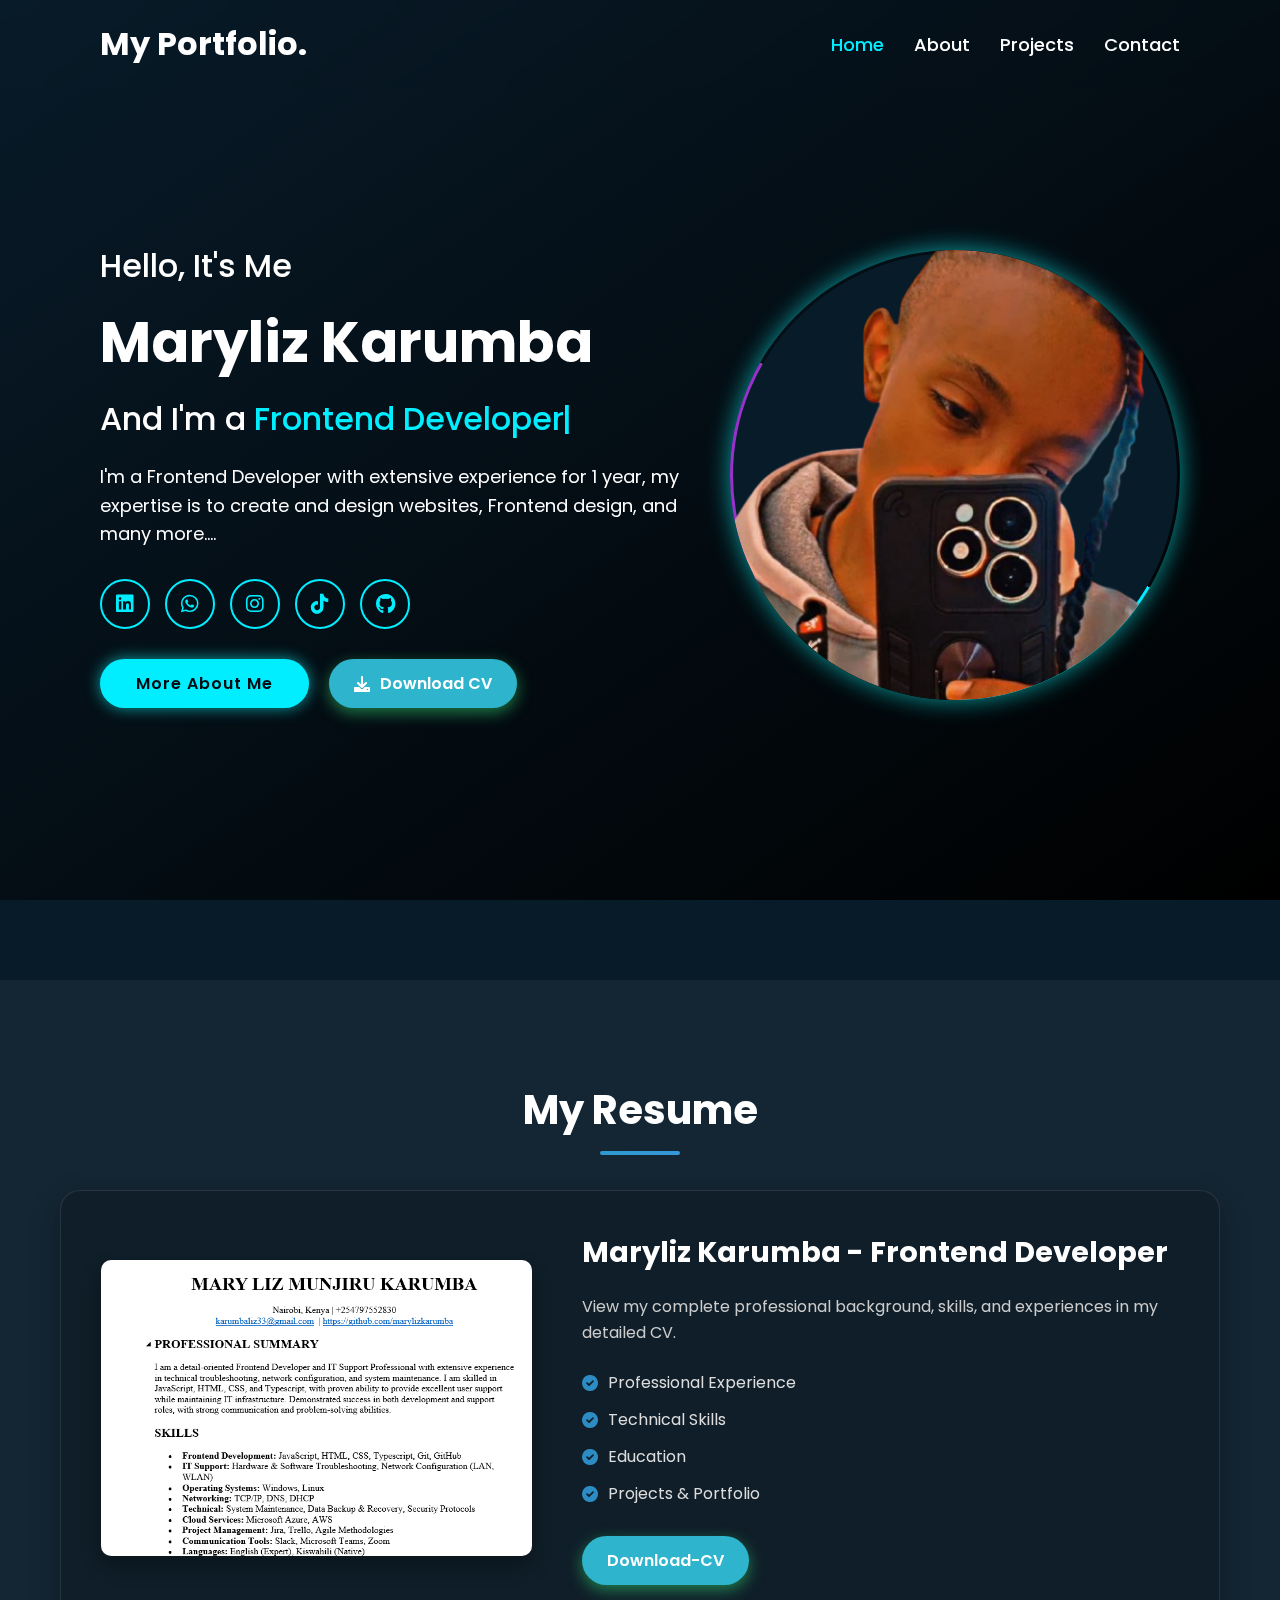
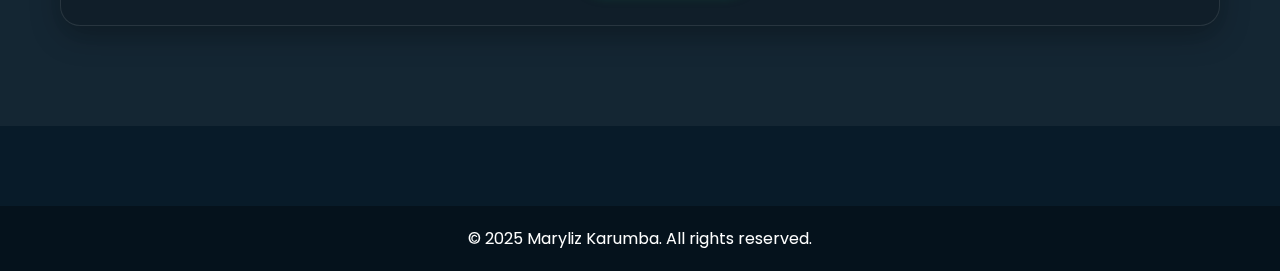
<file: index.html>
<!DOCTYPE html>
<html lang="en">
<head>
    <meta charset="UTF-8">
    <meta name="viewport" content="width=device-width, initial-scale=1.0">
    <title>Maryliz Karumba - Frontend Developer</title>
    <link rel="stylesheet" href="https://cdnjs.cloudflare.com/ajax/libs/font-awesome/6.0.0/css/all.min.css">
    <link rel="stylesheet" href="css/style.css">
    <link rel="stylesheet" href="css/responsive.css">
</head>
<body>
    <div class="background-gradient"></div>
    
    <header>
        <div class="logo">
            <a href="index.html">My Portfolio.</a>
        </div>
        <nav>
            <ul>
                <li><a href="index.html" class="active">Home</a></li>
                <li><a href="about.html">About</a></li>
                <li><a href="projects.html">Projects</a></li>
                <li><a href="contact.html">Contact</a></li>
            </ul>
        </nav>
        <div class="hamburger">
            <div class="bar"></div>
            <div class="bar"></div>
            <div class="bar"></div>
        </div>
    </header>

    <main>
        <section class="hero">
            <div class="hero-content">
                <h2>Hello, It's Me</h2>
                <h1>Maryliz Karumba</h1>
                <h3>And I'm a <span class="typing">Frontend Developer</span></h3>
                <p>I'm a Frontend Developer with extensive experience for 1 year, my expertise is to create and design websites, Frontend design, and many more....</p>
                
                <div class="social-icons">
                    <a href="https://www.linkedin.com/in/maryliz-karumba-952641178/" class="social-icon"><i class="fab fa-linkedin"></i></a>
                    <a href="https://wa.me/0797552830" class="social-icon"><i class="fab fa-whatsapp"></i></a>
                    <a href="https://www.instagram.com/djlizz_254?igsh=eWhpY2tuYmdneWJz" class="social-icon"><i class="fab fa-instagram"></i></a>
                    <a href="https://www.tiktok.com/@spinkillah?_t=ZM-8v91XoyrGxL&_r=1" class="social-icon"><i class="fab fa-tiktok"></i></a>
                    <a href="https://github.com/marylizkarumba" class="social-icon"><i class="fab fa-github"></i></a>
                </div>

                <div class="cta-buttons">
                    <a href="about.html" class="glow-button">More About Me</a>
                    <a href="assets/files/maryliz-karumba-cv.pdf" download class="download-cv-button">
                        <i class="fas fa-download"></i> Download CV
                    </a>
                </div>
            </div>
   
            </div>
            
            <div class="hero-image">
                <div class="profile-container">
                    <img src="assets/images/profile.jpg" alt="Your Profile Picture" class="profile-pic">
                </div>
            </div>
        </section>
 <!-- CV Section -->
 <section id="cv" class="cv-section">
    <div class="container">
        <h2>My Resume</h2>
        <div class="cv-preview">
            <div class="cv-thumbnail">
                <img src="assets/images/cv-preview.png" alt="CV Preview">
            </div>
            <div class="cv-info">
                <h3>Maryliz Karumba - Frontend Developer</h3>
                <p>View my complete professional background, skills, and experiences in my detailed CV.</p>
                <ul class="cv-highlights">
                    <li><i class="fas fa-check-circle"></i> Professional Experience</li>
                    <li><i class="fas fa-check-circle"></i> Technical Skills</li>
                    <li><i class="fas fa-check-circle"></i> Education</li>
                    <li><i class="fas fa-check-circle"></i> Projects & Portfolio</li>
                </ul>
                <a href="assets/files/maryliz-karumba-cv.pdf" download class="download-cv-button">Download-CV</a>
                </a>

    </main>

    <footer>
        <p>&copy; 2025 Maryliz Karumba. All rights reserved.</p>
    </footer>

    <script src="js/main.js"></script>
</body>
</html>
</file>
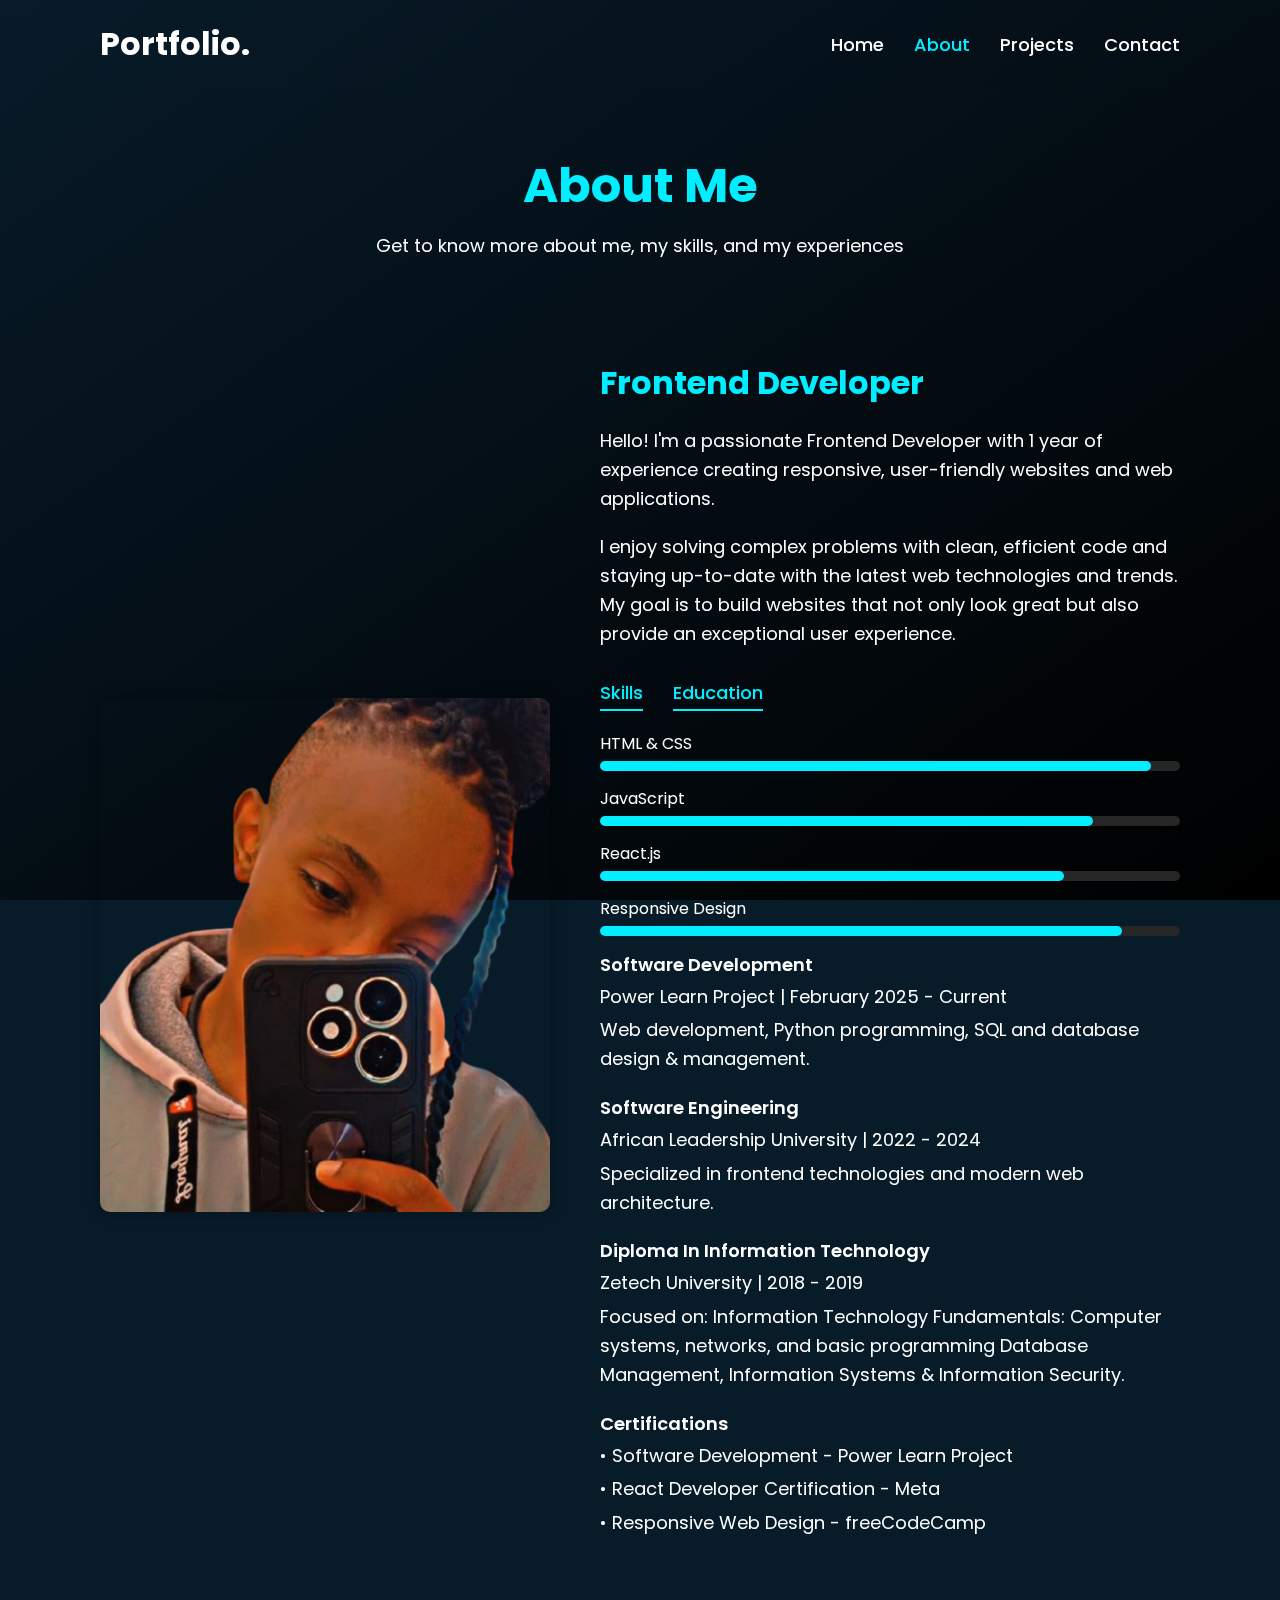
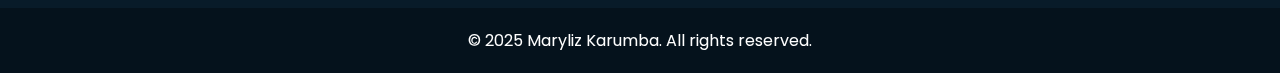
<file: about.html>
<!DOCTYPE html>
<html lang="en">
<head>
    <meta charset="UTF-8">
    <meta name="viewport" content="width=device-width, initial-scale=1.0">
    <title>About Me - Frontend Developer</title>
    <link rel="stylesheet" href="https://cdnjs.cloudflare.com/ajax/libs/font-awesome/6.0.0/css/all.min.css">
    <link rel="stylesheet" href="css/style.css">
    <link rel="stylesheet" href="css/responsive.css">
</head>
<body>
    <div class="background-gradient"></div>
    
    <header>
        <div class="logo">
            <a href="index.html">Portfolio.</a>
        </div>
        <nav>
            <ul>
                <li><a href="index.html">Home</a></li>
                <li><a href="about.html" class="active">About</a></li>
                <li><a href="projects.html">Projects</a></li>
                <li><a href="contact.html">Contact</a></li>
            </ul>
        </nav>
        <div class="hamburger">
            <div class="bar"></div>
            <div class="bar"></div>
            <div class="bar"></div>
        </div>
    </header>

    <main>
        <div class="page-title">
            <h1>About Me</h1>
            <p>Get to know more about me, my skills, and my experiences</p>
        </div>

        <section class="section">
            <div class="about-content">
                <div class="about-image fade-in">
                    <img src="assets/images/about-me.jpg" alt="About Me">
                </div>
                <div class="about-text fade-in">
                    <h2>Frontend Developer</h2>
                    <p>Hello! I'm a passionate Frontend Developer with 1 year of experience creating responsive, user-friendly websites and web applications.</p>
                    <p>I enjoy solving complex problems with clean, efficient code and staying up-to-date with the latest web technologies and trends. My goal is to build websites that not only look great but also provide an exceptional user experience.</p>
                    


                    <div class="tabs">
                        <div class="tab-links">
                            <div class="tab-link active" data-tab="skills">Skills</div>
                            <div class="tab-link active" data-tab="education">Education</div>
                        </div>
                        
                        <div class="tab-contents">
                            <div class="tab-content active" id="skills">
                                <div class="skills-list">
                                    <div>
                                        <span>HTML & CSS</span>
                                        <div class="skills-bar">
                                            <div class="skills-progress" style="width: 95%"></div>
                                        </div>
                                    </div>
                                    <div>
                                        <span>JavaScript</span>
                                        <div class="skills-bar">
                                            <div class="skills-progress" style="width: 85%"></div>
                                        </div>
                                    </div>
                                    <div>
                                        <span>React.js</span>
                                        <div class="skills-bar">
                                            <div class="skills-progress" style="width: 80%"></div>
                                        </div>
                                    </div>
                                    <div>
                                        <span>Responsive Design</span>
                                        <div class="skills-bar">
                                            <div class="skills-progress" style="width: 90%"></div>
                                        </div>
                                    </div>
                                    </div>

                                    
                            <div class="tab-content active" id="education">
                                <div class="education-list">
                                    <div class="education-item">
                                        <h3>Software Development</h3>
                                        <p>Power Learn Project | February 2025 - Current</p>
                                        <p>Web development, Python programming, SQL and database design & management.</p>
                                    </div>
                                    <div class="education-item">
                                        <h3>Software Engineering</h3>
                                        <p>African Leadership University | 2022 - 2024</p>
                                        <p>Specialized in frontend technologies and modern web architecture.</p>
                                    </div>
                                    <div class="education-item">
                                        <h3>Diploma In Information Technology</h3>
                                        <p>Zetech University | 2018 - 2019</p>
                                        <p>Focused on:
                                            Information Technology Fundamentals: Computer systems, networks, and basic programming
                                            Database Management, Information Systems & Information Security.</p>
                                    </div>
                                    <div class="education-item">
                                        <h3>Certifications</h3>
                                        <p>• Software Development - Power Learn Project</p>
                                        <p>• React Developer Certification - Meta</p>
                                        <p>• Responsive Web Design - freeCodeCamp</p>
                                    </div>
                                </div>
                            </div>
                        </div>
                    </div>
                </div>
            </div>
        </section>
    </main>

    <footer>
        <p>&copy; 2025 Maryliz Karumba. All rights reserved.</p>
    </footer>

    <script src="js/main.js"></script>
</body>
</html>
</file>
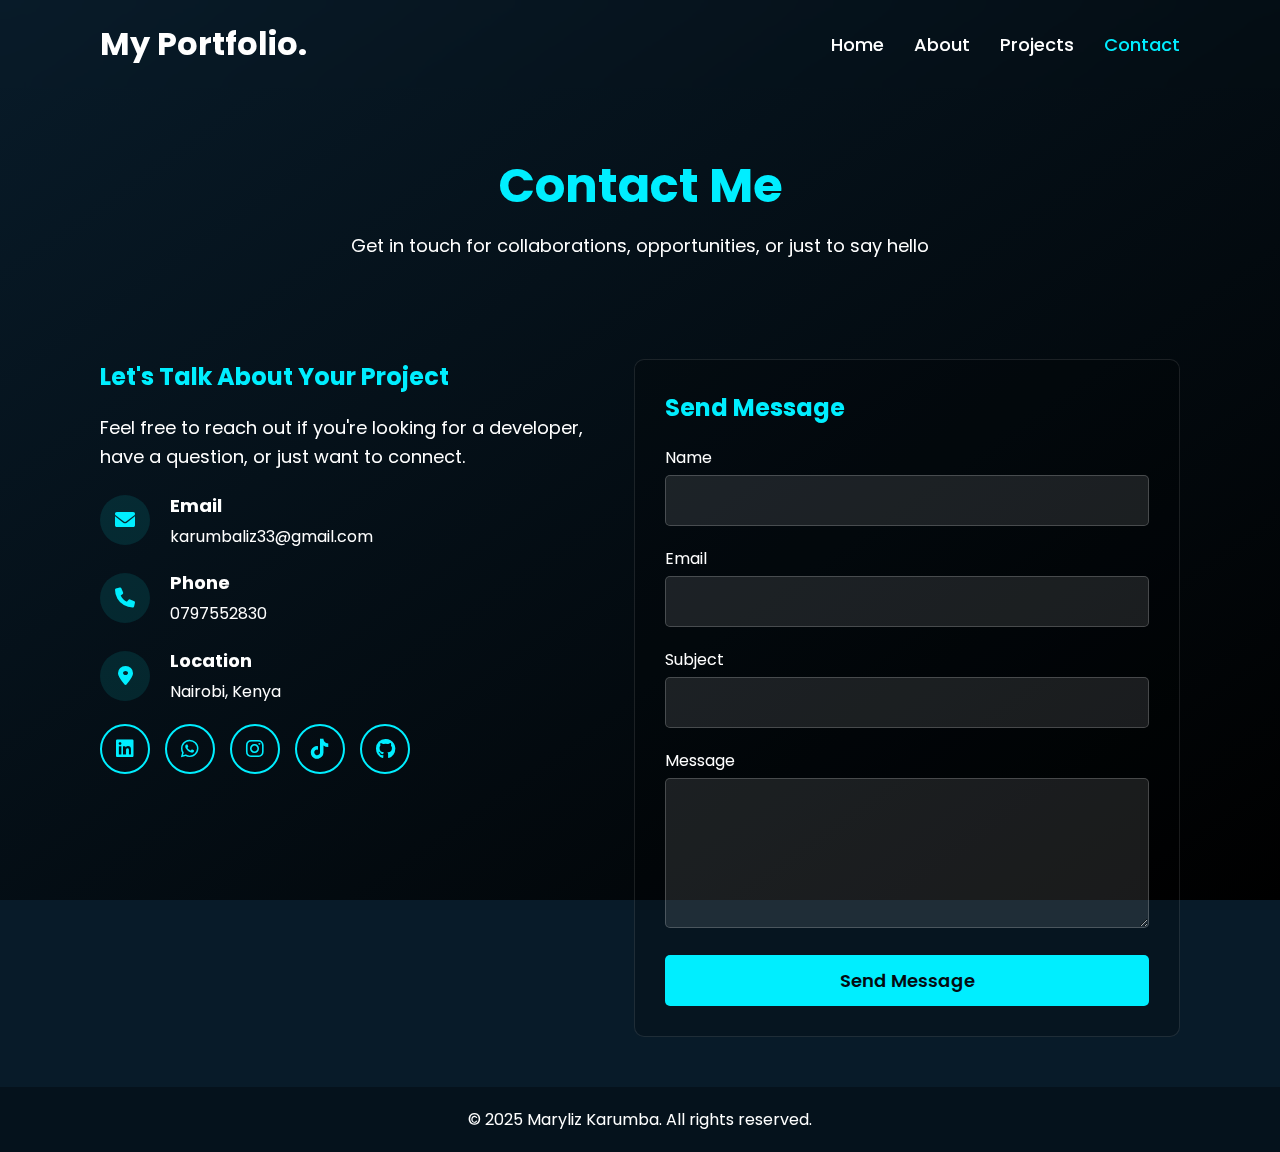
<file: contact.html>
<!DOCTYPE html>
<html lang="en">
<head>
    <meta charset="UTF-8">
    <meta name="viewport" content="width=device-width, initial-scale=1.0">
    <title>Contact - Frontend Developer</title>
    <link rel="stylesheet" href="https://cdnjs.cloudflare.com/ajax/libs/font-awesome/6.0.0/css/all.min.css">
    <link rel="stylesheet" href="css/style.css">
    <link rel="stylesheet" href="css/responsive.css">
</head>
<body>
    <div class="background-gradient"></div>
    
    <header>
        <div class="logo">
            <a href="index.html">My Portfolio.</a>
        </div>
        <nav>
            <ul>
                <li><a href="index.html">Home</a></li>
                <li><a href="about.html">About</a></li>
                <li><a href="projects.html">Projects</a></li>
                <li><a href="contact.html" class="active">Contact</a></li>
            </ul>
        </nav>
        <div class="hamburger">
            <div class="bar"></div>
            <div class="bar"></div>
            <div class="bar"></div>
        </div>
    </header>

    <main>
        <div class="page-title">
            <h1>Contact Me</h1>
            <p>Get in touch for collaborations, opportunities, or just to say hello</p>
        </div>

        <section class="section">
            <div class="contact-container">
                <div class="contact-info fade-in">
                    <h3>Let's Talk About Your Project</h3>
                    <p>Feel free to reach out if you're looking for a developer, have a question, or just want to connect.</p>
                    
                    <div class="info-item">
                        <div class="info-icon">
                            <i class="fas fa-envelope"></i>
                        </div>
                        <div class="info-details">
                            <h4>Email</h4>
                            <p>karumbaliz33@gmail.com</p>
                        </div>
                    </div>
                    
                    <div class="info-item">
                        <div class="info-icon">
                            <i class="fas fa-phone"></i>
                        </div>
                        <div class="info-details">
                            <h4>Phone</h4>
                            <p>0797552830</p>
                        </div>
                    </div>
                    
                    <div class="info-item">
                        <div class="info-icon">
                            <i class="fas fa-map-marker-alt"></i>
                        </div>
                        <div class="info-details">
                            <h4>Location</h4>
                            <p>Nairobi, Kenya</p>
                        </div>
                    </div>
                    
                    <div class="social-icons">
                        <a href="https://www.linkedin.com/in/maryliz-karumba-952641178/" class="social-icon"><i class="fab fa-linkedin"></i></a>
                    <a href="https://wa.me/0797552830" class="social-icon"><i class="fab fa-whatsapp"></i></a>
                    <a href="https://www.instagram.com/djlizz_254?igsh=eWhpY2tuYmdneWJz" class="social-icon"><i class="fab fa-instagram"></i></a>
                    <a href="https://www.tiktok.com/@spinkillah?_t=ZM-8v91XoyrGxL&_r=1" class="social-icon"><i class="fab fa-tiktok"></i></a>
                    <a href="https://github.com/marylizkarumba" class="social-icon"><i class="fab fa-github"></i></a>
                    </div>
                </div>
                
                <div class="contact-form fade-in">
                    <h3>Send Message</h3>
                    <form id="contact-form">
                        <div class="form-group">
                            <label for="name">Name</label>
                            <input type="text" id="name" class="form-control" required>
                        </div>
                        
                        <div class="form-group">
                            <label for="email">Email</label>
                            <input type="email" id="email" class="form-control" required>
                        </div>
                        
                        <div class="form-group">
                            <label for="subject">Subject</label>
                            <input type="text" id="subject" class="form-control" required>
                        </div>
                        
                        <div class="form-group">
                            <label for="message">Message</label>
                            <textarea id="message" class="form-control" required></textarea>
                        </div>
                        
                        <button type="submit" class="submit-btn">Send Message</button>
                    </form>
                </div>
            </div>
        </section>
    </main>

    <footer>
        <p>&copy; 2025 Maryliz Karumba. All rights reserved.</p>
    </footer>

    <script src="js/main.js"></script>
    <script src="js/form-validation.js"></script>
</body>
</html>
</file>
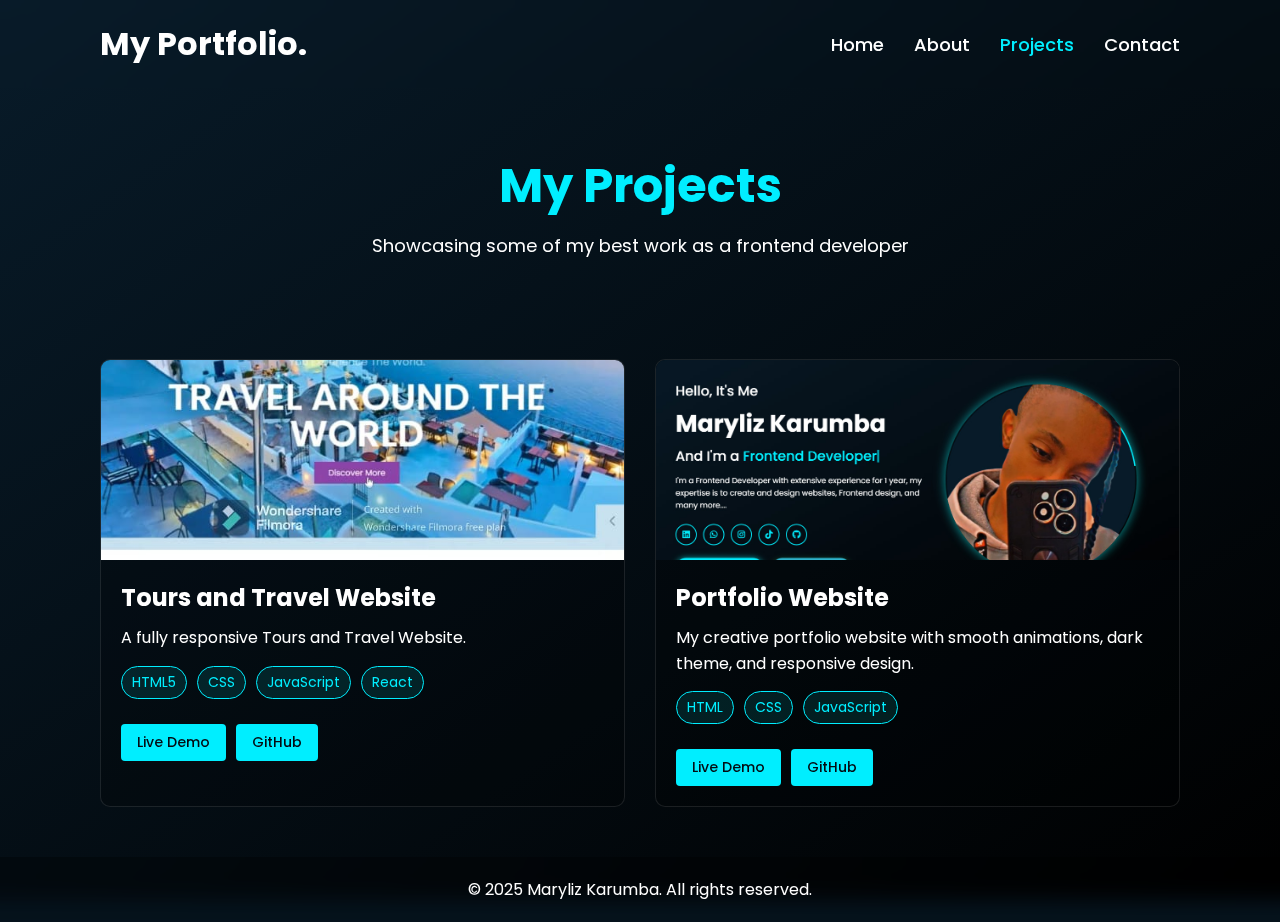
<file: projects.html>
<!DOCTYPE html>
<html lang="en">
<head>
    <meta charset="UTF-8">
    <meta name="viewport" content="width=device-width, initial-scale=1.0">
    <title>Projects - Frontend Developer</title>
    <link rel="stylesheet" href="https://cdnjs.cloudflare.com/ajax/libs/font-awesome/6.0.0/css/all.min.css">
    <link rel="stylesheet" href="css/style.css">
    <link rel="stylesheet" href="css/responsive.css">
</head>
<body>
    <div class="background-gradient"></div>
    
    <header>
        <div class="logo">
            <a href="index.html">My Portfolio.</a>
        </div>
        <nav>
            <ul>
                <li><a href="index.html">Home</a></li>
                <li><a href="about.html">About</a></li>
                <li><a href="projects.html" class="active">Projects</a></li>
                <li><a href="contact.html">Contact</a></li>
            </ul>
        </nav>
        <div class="hamburger">
            <div class="bar"></div>
            <div class="bar"></div>
            <div class="bar"></div>
        </div>
    </header>

    <main>
        <div class="page-title">
            <h1>My Projects</h1>
            <p>Showcasing some of my best work as a frontend developer</p>
        </div>

        <section class="section">
            <div class="projects-container">
                <!-- Project 1 -->
                <div class="project-card fade-in">
                    <div class="project-img">
                        <img src="assets/images/project-1.jpg" alt="Tours and Travel Website">
                    </div>
                    <div class="project-content">
                        <h3>Tours and Travel Website</h3>
                        <p>A fully responsive Tours and Travel Website.</p>
                        <div class="tech-stack">
                            <span class="tech-tag">HTML5</span>
                            <span class="tech-tag">CSS</span>
                            <span class="tech-tag">JavaScript</span>
                            <span class="tech-tag">React</span>
                        </div>
                        <div class="project-links">
                            <a href="https://alx-portfolioproject.netlify.app/" class="project-link">Live Demo</a>
                            <a href="https://github.com/marylizkarumba/Alx-Portfolio-Project" class="project-link">GitHub</a>
                        </div>
                    </div>
                </div>
                
                <!-- Project 2 -->
                <div class="project-card fade-in">
                    <div class="project-img">
                        <img src="assets/images/project-2.jpg" alt="Portfolio Website">
                    </div>
                    <div class="project-content">
                        <h3>Portfolio Website</h3>
                        <p>My creative portfolio website with smooth animations, dark theme, and responsive design.</p>
                        <div class="tech-stack">
                            <span class="tech-tag">HTML</span>
                            <span class="tech-tag">CSS</span>
                            <span class="tech-tag">JavaScript</span>
                        </div>
                        <div class="project-links">
                            <a href="https://maryliz-karumba.netlify.app/" class="project-link">Live Demo</a>
                            <a href="https://github.com/marylizkarumba/Personal-Portfolio-Project" class="project-link">GitHub</a>
                        </div>
                    </div>
                </div>
        </section>
    </main>

    <footer>
        <p>&copy; 2025 Maryliz Karumba. All rights reserved.</p>
    </footer>

    <script src="js/main.js"></script>
</body>
</html>
</file>
<file: css/style.css>
/* ===== FONTS ===== */
@import url('https://fonts.googleapis.com/css2?family=Poppins:wght@300;400;500;600;700&display=swap');

/* ===== VARIABLES ===== */
:root {
    --primary-color: #ffffff;
    --secondary-color: #0ef;
    --dark-bg: #081b29;
    --darker-bg: #040b12;
    --transition: all 0.3s ease;
    --glow-color: rgba(14, 255, 255, 0.6);
}

/* ===== RESET ===== */
* {
    margin: 0;
    padding: 0;
    box-sizing: border-box;
    font-family: 'Poppins', sans-serif;
}

html {
    scroll-behavior: smooth;
}

body {
    background-color: var(--dark-bg);
    color: var(--primary-color);
    overflow-x: hidden;
    position: relative;
    min-height: 100vh;
}

.background-gradient {
    position: fixed;
    top: 0;
    left: 0;
    width: 100%;
    height: 100%;
    background: linear-gradient(to bottom right, var(--dark-bg), #000);
    z-index: -2;
}

a {
    text-decoration: none;
    color: var(--primary-color);
}

ul {
    list-style: none;
}

/* ===== HEADER ===== */
header {
    position: fixed;
    top: 0;
    left: 0;
    width: 100%;
    padding: 20px 100px;
    display: flex;
    justify-content: space-between;
    align-items: center;
    z-index: 100;
    transition: var(--transition);
    backdrop-filter: blur(10px);
}

.logo a {
    font-size: 32px;
    font-weight: 700;
    color: var(--primary-color);
}

nav ul {
    display: flex;
}

nav ul li {
    margin-left: 30px;
}

nav ul li a {
    font-size: 18px;
    font-weight: 500;
    transition: var(--transition);
}

nav ul li a:hover,
nav ul li a.active {
    color: var(--secondary-color);
}

.hamburger {
    display: none;
    cursor: pointer;
}

.bar {
    display: block;
    width: 25px;
    height: 3px;
    margin: 5px auto;
    background-color: var(--primary-color);
    transition: var(--transition);
}

/* ===== HERO SECTION ===== */
.hero {
    display: flex;
    justify-content: space-between;
    align-items: center;
    padding: 150px 100px 100px;
    min-height: 100vh;
}

.hero-content {
    max-width: 600px;
}

.hero-content h2 {
    font-size: 32px;
    font-weight: 500;
}

.hero-content h1 {
    font-size: 56px;
    font-weight: 700;
    margin: 10px 0;
}

.hero-content h3 {
    font-size: 32px;
    font-weight: 500;
    margin-bottom: 20px;
}

.hero-content h3 span {
    color: var(--secondary-color);
}

.hero-content p {
    font-size: 18px;
    margin-bottom: 30px;
    line-height: 1.6;
}

/* ===== TYPING ANIMATION ===== */
.typing {
    position: relative;
}

.typing::after {
    content: "|";
    position: absolute;
    right: -8px;
    color: var(--secondary-color);
    animation: blink 0.7s infinite;
}

@keyframes blink {
    0%, 100% { opacity: 1; }
    50% { opacity: 0; }
}

/* ===== SOCIAL ICONS ===== */
.social-icons {
    display: flex;
    margin-bottom: 30px;
}

.social-icon {
    position: relative;
    display: flex;
    justify-content: center;
    align-items: center;
    width: 50px;
    height: 50px;
    background: transparent;
    border: 2px solid var(--secondary-color);
    border-radius: 50%;
    font-size: 20px;
    color: var(--secondary-color);
    margin: 0 15px 0 0;
    overflow: hidden;
    transition: var(--transition);
    z-index: 1;
}

.social-icon:hover {
    color: var(--dark-bg);
}

.social-icon::before {
    content: '';
    position: absolute;
    top: 0;
    left: 0;
    width: 0;
    height: 100%;
    background: var(--secondary-color);
    z-index: -1;
    transition: var(--transition);
}

.social-icon:hover::before {
    width: 100%;
}

/* CV Button Styles */
.cta-buttons {
    display: flex;
    flex-wrap: wrap;
    gap: 20px;
    margin-top: 30px;
}

.download-cv-button {
    background-color: #2eb4cc;
    color: white;
    padding: 12px 25px;
    border-radius: 30px;
    text-decoration: none;
    font-weight: 600;
    display: inline-flex;
    align-items: center;
    gap: 10px;
    transition: all 0.3s ease;
    box-shadow: 0 5px 15px rgba(46, 204, 112, 0.555);
}

.download-cv-button:hover {
    background-color: #27ae60;
    transform: translateY(-3px);
    box-shadow: 0 8px 20px rgba(46, 204, 113, 0.5);
}

.download-cv-button.large {
    padding: 15px 30px;
    font-size: 18px;
}

/* CV Section Styles */
.cv-section {
    padding: 100px 0;
    background-color: rgba(255, 255, 255, 0.05);
    backdrop-filter: blur(10px);
    margin: 80px 0;
}

.container {
    max-width: 1200px;
    margin: 0 auto;
    padding: 0 20px;
}

.cv-section h2 {
    text-align: center;
    font-size: 2.5rem;
    margin-bottom: 50px;
    color: #fff;
    position: relative;
}

.cv-section h2:after {
    content: '';
    position: absolute;
    width: 80px;
    height: 4px;
    background: linear-gradient(90deg, #2e9acc, #3498db);
    bottom: -15px;
    left: 50%;
    transform: translateX(-50%);
    border-radius: 2px;
}

.cv-preview {
    display: flex;
    align-items: center;
    gap: 50px;
    background: rgba(0, 0, 0, 0.2);
    border-radius: 20px;
    padding: 40px;
    box-shadow: 0 10px 30px rgba(0, 0, 0, 0.3);
    border: 1px solid rgba(255, 255, 255, 0.1);
}

.cv-thumbnail {
    flex: 0 0 40%;
    position: relative;
    overflow: hidden;
    border-radius: 10px;
    box-shadow: 0 10px 20px rgba(0, 0, 0, 0.3);
}

.cv-thumbnail img {
    width: 100%;
    height: auto;
    display: block;
    transition: transform 0.5s ease;
}

.cv-thumbnail:hover img {
    transform: scale(1.05);
}

.cv-info {
    flex: 1;
}

.cv-info h3 {
    font-size: 1.8rem;
    margin-bottom: 20px;
    color: #fff;
}

.cv-info p {
    color: #ccc;
    margin-bottom: 25px;
    line-height: 1.6;
}

.cv-highlights {
    margin-bottom: 30px;
    list-style: none;
}

.cv-highlights li {
    margin-bottom: 12px;
    color: #ddd;
    display: flex;
    align-items: center;
    gap: 10px;
}

.cv-highlights li i {
    color: #2e92ccf3;
}

/* CV Menu Link */
.cv-link {
    position: relative;
}

.cv-link::after {
    content: '';
    position: absolute;
    bottom: -5px;
    left: 0;
    width: 0;
    height: 2px;
    background-color: #2e9acc;
    transition: width 0.3s ease;
}

.cv-link:hover::after {
    width: 100%;
}

/* Responsive adjustments */
@media (max-width: 992px) {
    .cv-preview {
        flex-direction: column;
        padding: 30px;
    }
    
    .cv-thumbnail {
        flex: 0 0 100%;
        margin-bottom: 30px;
    }
    
    .cta-buttons {
        justify-content: center;
    }
}

/* ===== GLOW BUTTON ===== */
.glow-button {
    position: relative;
    display: inline-block;
    padding: 12px 36px;
    background: var(--secondary-color);
    border-radius: 40px;
    font-size: 16px;
    color: var(--darker-bg);
    font-weight: 600;
    letter-spacing: 1px;
    text-decoration: none;
    overflow: hidden;
    box-shadow: 0 0 15px var(--glow-color);
    transition: var(--transition);
}

.glow-button:hover {
    background: var(--dark-bg);
    color: var(--secondary-color);
    box-shadow: 0 0 25px var(--glow-color);
}

/* ===== PROFILE PICTURE ===== */
.hero-image {
    position: relative;
    width: 450px;
    height: 450px;
    margin-left: 30px;
}

.profile-container {
    position: relative;
    width: 100%;
    height: 100%;
    border-radius: 50%;
    overflow: hidden;
    box-shadow: 0 0 25px var(--glow-color);
}

.profile-container::before {
    content: '';
    position: absolute;
    inset: -10px;
    background: conic-gradient(transparent 120deg, var(--secondary-color) 120deg 180deg, transparent 180deg 240deg, #9932cc 240deg 300deg, transparent 300deg);
    animation: rotate 5s linear infinite;
    border-radius: 50%;
    z-index: -1;
}

.profile-container::after {
    content: '';
    position: absolute;
    inset: 3px;
    background: var(--dark-bg);
    border-radius: 50%;
    z-index: -1;
}

@keyframes rotate {
    0% { transform: rotate(0deg); }
    100% { transform: rotate(360deg); }
}

.profile-pic {
    width: 100%;
    height: 100%;
    object-fit: cover;
    border-radius: 50%;
}

/* ===== FOOTER ===== */
footer {
    text-align: center;
    padding: 20px;
    background-color: rgba(0, 0, 0, 0.3);
    backdrop-filter: blur(10px);
}

/* ===== PAGES COMMON ===== */
.page-title {
    padding-top: 150px;
    text-align: center;
    margin-bottom: 50px;
}

.page-title h1 {
    font-size: 48px;
    margin-bottom: 10px;
    color: var(--secondary-color);
}

.page-title p {
    font-size: 18px;
    max-width: 700px;
    margin: 0 auto;
}

.section {
    padding: 50px 100px;
}

/* ===== ABOUT PAGE ===== */
.about-image {
    flex: 1;
    min-width: 300px;
    max-width: 450px;
    margin-right: 50px;
}

.about-image img {
    width: 100%;
    border-radius: 10px;
    box-shadow: 0 0 15px rgba(0, 0, 0, 0.3);
}

.about-content {
    display: flex;
    justify-content: space-between;
    align-items: center;
    flex-wrap: wrap;
}

.about-text {
    flex: 1;
    min-width: 300px;
}

.about-text h2 {
    font-size: 32px;
    margin-bottom: 20px;
    color: var(--secondary-color);
}

.about-text p {
    font-size: 18px;
    margin-bottom: 20px;
    line-height: 1.6;
}

.tabs {
    margin-top: 30px;
}

.tab-links {
    display: flex;
    margin-bottom: 20px;
}

.tab-link {
    font-size: 18px;
    font-weight: 500;
    margin-right: 30px;
    cursor: pointer;
    padding-bottom: 5px;
    color: var(--primary-color);
    position: relative;
}

.tab-link::after {
    content: '';
    position: absolute;
    left: 0;
    bottom: 0;
    width: 0;
    height: 2px;
    background: var(--secondary-color);
    transition: var(--transition);
}

.tab-link.active {
    color: var(--secondary-color);
}

.tab-link.active::after {
    width: 100%;
}

.tab-content {
    display: none;
}

.tab-content.active {
    display: block;
}


.skills-list, .experience-list, .education-list {
    margin-top: 10px;
}

.skills-list div {
    margin-bottom: 15px;
}

.skills-list span {
    display: block;
    margin-bottom: 5px;
}

.skills-bar {
    height: 10px;
    background: #262626;
    border-radius: 5px;
    position: relative;
}

.skills-progress {
    height: 100%;
    background: var(--secondary-color);
    border-radius: 5px;
    position: absolute;
    top: 0;
    left: 0;
}

.experience-item, .education-item {
    margin-bottom: 20px;
}

.experience-item h3, .education-item h3 {
    font-size: 18px;
    font-weight: 600;
    margin-bottom: 5px;
}

.experience-item p, .education-item p {
    margin-bottom: 5px;
}

/* ===== PROJECTS PAGE ===== */
.projects-container {
    display: grid;
    grid-template-columns: repeat(auto-fill, minmax(350px, 1fr));
    gap: 30px;
}

.project-card {
    background: rgba(0, 0, 0, 0.2);
    border-radius: 10px;
    overflow: hidden;
    transition: var(--transition);
    border: 1px solid rgba(255, 255, 255, 0.1);
}

.project-card:hover {
    transform: translateY(-10px);
    box-shadow: 0 10px 20px rgba(0, 0, 0, 0.3);
    border-color: var(--secondary-color);
}

.project-img {
    width: 100%;
    height: 200px;
    overflow: hidden;
}

.project-img img {
    width: 100%;
    height: 100%;
    object-fit: cover;
    transition: var(--transition);
}

.project-card:hover .project-img img {
    transform: scale(1.1);
}

.project-content {
    padding: 20px;
}

.project-content h3 {
    font-size: 24px;
    margin-bottom: 10px;
}

.project-content p {
    margin-bottom: 15px;
    font-size: 16px;
    line-height: 1.6;
}

.tech-stack {
    display: flex;
    flex-wrap: wrap;
    margin-bottom: 15px;
}

.tech-tag {
    background: rgba(14, 255, 255, 0.1);
    border: 1px solid var(--secondary-color);
    color: var(--secondary-color);
    padding: 5px 10px;
    border-radius: 20px;
    font-size: 14px;
    margin-right: 10px;
    margin-bottom: 10px;
}

.project-links {
    display: flex;
}

.project-link {
    display: inline-block;
    padding: 8px 16px;
    background: var(--secondary-color);
    color: var(--darker-bg);
    border-radius: 4px;
    font-size: 14px;
    font-weight: 500;
    margin-right: 10px;
    transition: var(--transition);
}

.project-link:hover {
    background: transparent;
    color: var(--secondary-color);
    border: 1px solid var(--secondary-color);
}

/* ===== CONTACT PAGE ===== */
.contact-container {
    display: flex;
    justify-content: space-between;
    flex-wrap: wrap;
}

.contact-info {
    flex: 1;
    min-width: 300px;
    margin-right: 50px;
}

.contact-info h3 {
    font-size: 24px;
    margin-bottom: 20px;
    color: var(--secondary-color);
}

.contact-info p {
    margin-bottom: 20px;
    font-size: 18px;
    line-height: 1.6;
}

.info-item {
    display: flex;
    align-items: center;
    margin-bottom: 20px;
}

.info-icon {
    width: 50px;
    height: 50px;
    background: rgba(14, 255, 255, 0.1);
    border-radius: 50%;
    display: flex;
    justify-content: center;
    align-items: center;
    font-size: 20px;
    color: var(--secondary-color);
    margin-right: 20px;
}

.info-details h4 {
    font-size: 18px;
    margin-bottom: 5px;
}

.info-details p {
    margin-bottom: 0;
    font-size: 16px;
}

.contact-form {
    flex: 1;
    min-width: 300px;
    background: rgba(0, 0, 0, 0.2);
    padding: 30px;
    border-radius: 10px;
    border: 1px solid rgba(255, 255, 255, 0.1);
}

.contact-form h3 {
    font-size: 24px;
    margin-bottom: 20px;
    color: var(--secondary-color);
}

.form-group {
    margin-bottom: 20px;
}

.form-group label {
    display: block;
    margin-bottom: 5px;
    font-size: 16px;
}

.form-control {
    width: 100%;
    padding: 12px;
    background: rgba(255, 255, 255, 0.1);
    border: 1px solid rgba(255, 255, 255, 0.2);
    border-radius: 5px;
    color: var(--primary-color);
    font-size: 16px;
    transition: var(--transition);
}

.form-control:focus {
    outline: none;
    border-color: var(--secondary-color);
}

textarea.form-control {
    min-height: 150px;
    resize: vertical;
}

.submit-btn {
    width: 100%;
    padding: 12px;
    background: var(--secondary-color);
    border: none;
    border-radius: 5px;
    color: var(--darker-bg);
    font-size: 18px;
    font-weight: 600;
    cursor: pointer;
    transition: var(--transition);
}

.submit-btn:hover {
    background: transparent;
    color: var(--secondary-color);
    border: 1px solid var(--secondary-color);
}

/* ===== ANIMATIONS ===== */
@keyframes fadeIn {
    from { opacity: 0; }
    to { opacity: 1; }
}

.fade-in {
    animation: fadeIn 1s ease forwards;
}
</file>
<file: css/responsive.css>
/* ===== MEDIA QUERIES ===== */

/* Tablet & Small Laptop */
@media (max-width: 1024px) {
    header {
        padding: 20px 50px;
    }
    
    .hero {
        padding: 150px 50px 100px;
        flex-direction: column;
        text-align: center;
    }
    
    .hero-content {
        margin-bottom: 50px;
    }
    
    .social-icons {
        justify-content: center;
    }
    
    .hero-image {
        margin-left: 0;
    }
    
    .section {
        padding: 50px;
    }
    
    .about-content {
        flex-direction: column;
    }
    
    .about-image {
        margin-right: 0;
        margin-bottom: 30px;
        max-width: 350px;
    }
    
    .projects-container {
        grid-template-columns: repeat(auto-fill, minmax(300px, 1fr));
    }
    
    .contact-info {
        margin-right: 0;
        margin-bottom: 30px;
    }
}

/* Mobile */
@media (max-width: 768px) {
    header {
        padding: 15px 30px;
    }
    
    .logo a {
        font-size: 28px;
    }
    
    nav {
        position: fixed;
        top: 70px;
        left: -100%;
        width: 100%;
        background: rgba(0, 0, 0, 0.9);
        backdrop-filter: blur(10px);
        padding: 20px;
        transition: var(--transition);
    }
    
    nav.active {
        left: 0;
    }
    
    nav ul {
        flex-direction: column;
    }
    
    nav ul li {
        margin: 10px 0;
    }
    
    .hamburger {
        display: block;
    }
    
    .hamburger.active .bar:nth-child(2) {
        opacity: 0;
    }
    
    .hamburger.active .bar:nth-child(1) {
        transform: translateY(8px) rotate(45deg);
    }
    
    .hamburger.active .bar:nth-child(3) {
        transform: translateY(-8px) rotate(-45deg);
    }
    
    .hero {
        padding: 120px 30px 80px;
    }
    
    .hero-content h1 {
        font-size: 42px;
    }
    
    .hero-content h2, .hero-content h3 {
        font-size: 24px;
    }
    
    .hero-content p {
        font-size: 16px;
    }
    
    .hero-image {
        width: 300px;
        height: 300px;
    }
    
    .section {
        padding: 40px 30px;
    }
    
    .page-title h1 {
        font-size: 36px;
    }
    
    .page-title p {
        font-size: 16px;
    }
    
    .about-text h2 {
        font-size: 28px;
    }
    
    .about-text p {
        font-size: 16px;
    }
    
    .tab-link {
        font-size: 16px;
        margin-right: 20px;
    }
    
    .projects-container {
        grid-template-columns: 1fr;
    }
}

/* Small Mobile */
@media (max-width: 480px) {
    .hero-content h1 {
        font-size: 36px;
    }
    
    .hero-content h2, .hero-content h3 {
        font-size: 20px;
    }
    
    .hero-image {
        width: 250px;
        height: 250px;
    }
    
    .social-icon {
        width: 40px;
        height: 40px;
        font-size: 16px;
    }
    
    .glow-button {
        padding: 10px 25px;
        font-size: 14px;
    }
}
</file>
